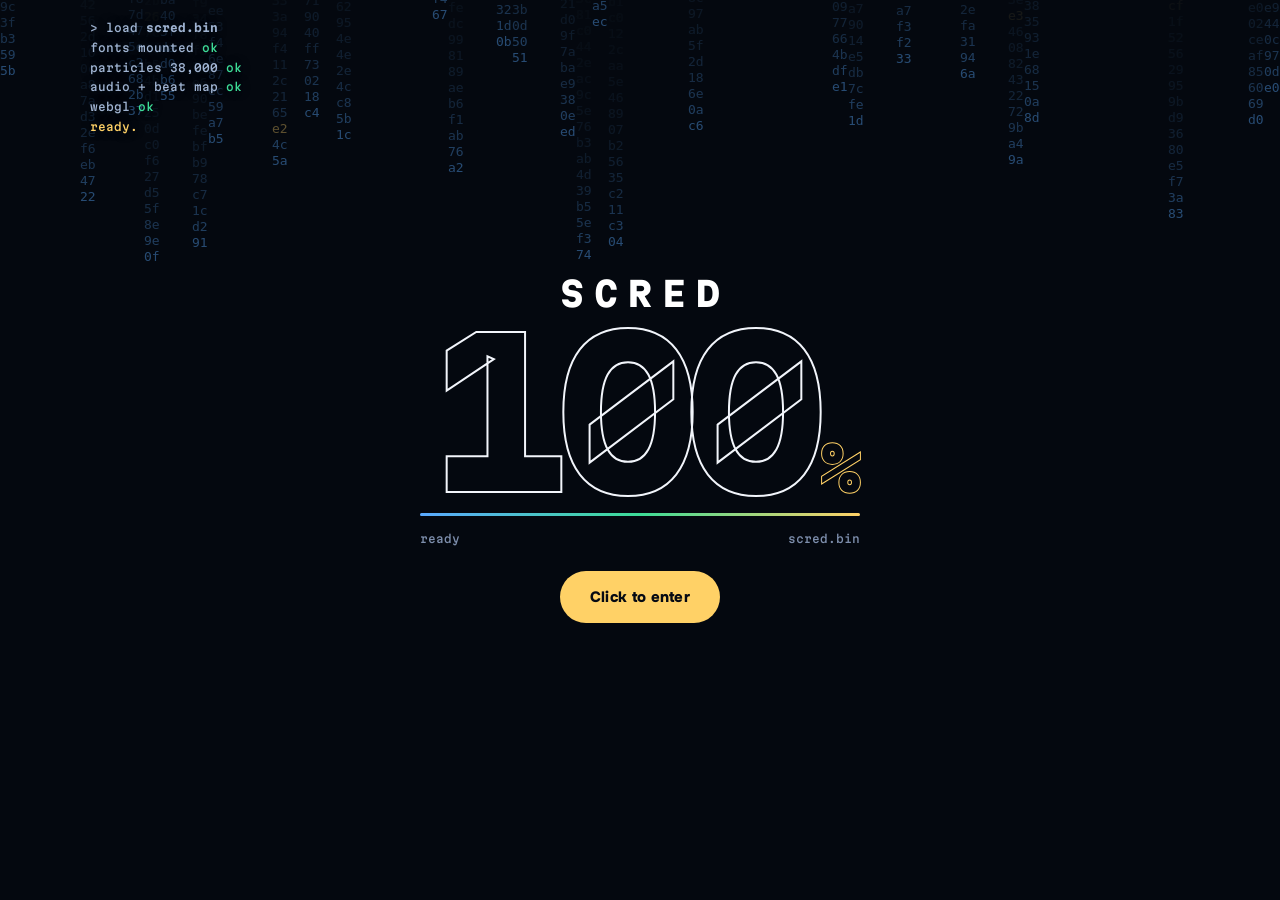
<file: index.html>
<!doctype html><html lang="en"><head><meta charset="utf-8"><meta name="viewport" content="width=device-width, initial-scale=1, viewport-fit=cover"><title>Scred — Reverse engineer, programmer, cheat developer</title><meta name="description" content="Scred: reverse engineer, Android developer and cheat developer since 2024. JavaScript, Kotlin, C++, Python, HTML5, PHP. Available for hire."><meta name="theme-color" content="#070b16"><meta property="og:title" content="Scred — Reverse engineer for hire"><meta property="og:description" content="Reverse engineer, programmer and cheat developer since 2024. Available for hire."><meta property="og:image" content="https://home.scred.fun/assets/projects/scredos-story-desktop.jpg"><link rel="icon" href="assets/favicon.svg" type="image/svg+xml"><link rel="preload" href="assets/fonts/onest-latin.woff2" as="font" type="font/woff2" crossorigin><link rel="preload" href="assets/fonts/martian-mono-latin.woff2" as="font" type="font/woff2" crossorigin><link rel="stylesheet" href="assets/home.css?v=20"><script async src="https://api.scred.fun/s.js" data-site="home"></script></head><body class="booting"><canvas id="gl" aria-hidden="true"></canvas><div class="gate" id="gate"><canvas class="rain" id="rain" aria-hidden="true"></canvas><div class="boot-log" id="bootlog" aria-hidden="true"></div><div class="boot-core"><div class="boot-name" aria-hidden="true">SCRED</div><div class="boot-pct" aria-hidden="true"><span id="bootpct">0</span><i>%</i></div><div class="boot-bar" aria-hidden="true"><i id="bootfill"></i></div><div class="boot-meta" aria-hidden="true"><span id="bootstep">loading</span><span>scred.bin</span></div><button class="enter" id="enter" type="button" hidden>Click to enter</button></div><div class="boot-shutter top-half"></div><div class="boot-shutter bottom-half"></div></div><header class="top"><a class="who" href="#hero" data-go="0" aria-label="Scred, back to the start"><img src="assets/pfp.gif" alt="" width="30" height="31"><b>Scred</b></a><button class="sound" id="sound" type="button" aria-pressed="false" aria-label="Play music"><span class="bars" aria-hidden="true"><i></i><i></i><i></i><i></i></span><span class="sound-label">Sound</span></button></header><nav class="dots" id="dots" aria-label="Sections"><button type="button"><span>Intro</span></button><button type="button"><span>About</span></button><button type="button"><span>Services</span></button><button type="button"><span>Projects</span></button><button type="button"><span>Hire me</span></button></nav><button class="next" id="next" type="button"><span id="nextlabel">About</span><i aria-hidden="true"></i></button><main><section class="scene s-hero" id="hero" aria-label="Intro"><div class="wrap"><div class="gap a"></div><h1 class="giant split" aria-label="Scred" data-text="SCRED">SCRED</h1><p class="kicker rv">Reverse engineer &amp; Android developer · since 2024</p><div class="gap b"></div><div class="hero-bottom"><p class="lead rv">I take software apart, figure out how it ticks and build tools on top of it. Programs, games, websites, protocols.</p><a class="cta rv" href="#hire" data-go="4"><span>Hire me</span><i aria-hidden="true"></i></a></div><div class="marquee rv" aria-label="Languages"><ul><li>JavaScript</li><li>Kotlin</li><li>C++</li><li>Python</li><li>HTML5</li><li>PHP</li><li>JavaScript</li><li>Kotlin</li><li>C++</li><li>Python</li><li>HTML5</li><li>PHP</li></ul></div></div></section><section class="scene s-about" id="about" aria-label="About"><div class="wrap"><div class="stage"></div><div class="col"><div class="sub" data-sub="0"><p class="kicker rv">About</p><h2 class="split">Still learning. Already fluent in JavaScript.</h2><p class="body rv">I'm Scred: a reverse engineer, programmer and cheat developer since 2024. On the build side I'm purely an Android developer. I learn by taking things apart, so most of what I know comes from reading code that was never meant to be read.</p><p class="body rv">I'm still learning, but JavaScript is where I'm most at home. For reversing I work in Ghidra and Frida, and a little in IDA Pro.</p><ul class="chips rv" aria-label="Reverse engineering tools"><li>Ghidra</li><li>Frida</li><li>IDA Pro <small>a little</small></li></ul></div><div class="sub" data-sub="1"><p class="kicker rv">Languages</p><div class="langs"><div class="lang rv" style="--w:.96"><b>JavaScript</b><span>Main language. Deobfuscation, web apps, extensions.</span><em><i></i></em></div><div class="lang rv" style="--w:.82"><b>Kotlin</b><span>Android apps, overlays and services.</span><em><i></i></em></div><div class="lang rv" style="--w:.76"><b>C++</b><span>Native code, memory, game internals.</span><em><i></i></em></div><div class="lang rv" style="--w:.74"><b>Python</b><span>Analysis scripts, automation, parsers.</span><em><i></i></em></div><div class="lang rv" style="--w:.70"><b>HTML5</b><span>Hand-built pages, like this one.</span><em><i></i></em></div><div class="lang rv" style="--w:.58"><b>PHP</b><span>Back ends and old sites.</span><em><i></i></em></div></div></div></div></div></section><section class="scene s-services" id="services" aria-label="Services"><div class="wrap"><div class="stage"></div><div class="col"><p class="kicker rv">What I do for clients</p><h2 class="split">Bring me something that runs. I'll tell you how.</h2><div class="cards"><article class="card rv"><code>01</code><h3>Native programs</h3><p>EXE, DLL and ELF files. I recover the logic, structures and file formats, with a written report.</p></article><article class="card rv"><code>02</code><h3>Web apps &amp; APIs</h3><p>Deobfuscated scripts, a full list of endpoints and a small client on top if you need one.</p></article><article class="card rv"><code>03</code><h3>Tools &amp; automation</h3><p>Parsers, bots, overlays and scripts in Python, JavaScript or C++.</p></article><article class="card rv"><code>04</code><h3>Old websites</h3><p>PHP and HTML5 sites nobody understands anymore: mapped, secured or migrated.</p></article></div></div></div></section><section class="scene s-projects" id="projects" aria-label="Projects"><div class="wrap"><div class="col"><p class="kicker rv">Projects</p><h2 class="split">Things I built</h2><div class="tabs rv" role="tablist" aria-label="Projects"><button role="tab" aria-selected="true" data-p="0">E++ &amp; Studio</button><button role="tab" aria-selected="false" data-p="1">ScredOS</button><button role="tab" aria-selected="false" data-p="2">Chess.com cheat</button><button role="tab" aria-selected="false" data-p="3">TekiAI</button></div><div class="caption rv"><span class="tag" id="ptag"></span><h3 id="ptitle"></h3><p id="pdesc"></p></div></div><figure class="shot rv"><div class="shot-img" id="shot"></div></figure></div></section><section class="scene s-hire" id="hire" aria-label="Hire me"><div class="wrap"><div class="stage"></div><div class="col"><div class="sub" data-sub="0"><p class="kicker rv">Available for hire</p><h2 class="split">Let's take something apart.</h2><p class="body rv">Tell me what you need. The form lands straight in my inbox, or e-mail me directly.</p><a class="mail rv" href="mailto:scredbusiness@gmail.com">scredbusiness@gmail.com</a><p class="links rv"><a href="https://scred.fun">scred.fun</a><a href="https://github.com/refridascred" rel="noopener">GitHub</a><a href="https://discord.gg/gGcd6qPFMV" rel="noopener">Discord</a></p></div><form class="form sub" data-sub="1" id="contact-form" action="https://formsubmit.co/ajax/scredbusiness@gmail.com" method="post" novalidate><div class="row2"><label class="rv">Your name<input name="name" autocomplete="name" required maxlength="120"></label><label class="rv">Your e-mail<input name="email" type="email" autocomplete="email" required maxlength="200"></label></div><label class="rv">What is it about? <select name="topic" required><option value="" disabled selected>Choose one</option><option>Reverse engineering a program</option><option>Web app or API</option><option>Tool, bot or overlay</option><option>Old website</option><option>Something else</option></select></label><label class="rv">Describe the job<textarea name="message" required maxlength="5000" placeholder="What is it, what should I find out or build, and by when?"></textarea></label><input class="hp" name="_honey" tabindex="-1" autocomplete="off" aria-hidden="true"><p class="status" role="status" tabindex="-1"></p><button class="cta rv" type="submit"><span>Send message</span><i aria-hidden="true"></i></button></form></div></div></section></main><audio id="music" src="assets/audio/theme.mp4" loop preload="auto" playsinline></audio><script defer data-cfasync="false" src="assets/vendor/gsap.min.js?v=3130"></script><script defer data-cfasync="false" src="assets/vendor/SplitText.min.js?v=3130"></script><script defer data-cfasync="false" src="assets/vendor/ScrambleTextPlugin.min.js?v=3130"></script><script defer data-cfasync="false" src="assets/vendor/CustomEase.min.js?v=3130"></script><script defer data-cfasync="false" src="assets/vendor/motion.js"></script><script defer data-cfasync="false" src="assets/vendor/three.min.js"></script><script defer data-cfasync="false" src="assets/vendor/CopyShader.js"></script><script defer data-cfasync="false" src="assets/vendor/LuminosityHighPassShader.js"></script><script defer data-cfasync="false" src="assets/vendor/EffectComposer.js"></script><script defer data-cfasync="false" src="assets/vendor/RenderPass.js"></script><script defer data-cfasync="false" src="assets/vendor/ShaderPass.js"></script><script defer data-cfasync="false" src="assets/vendor/UnrealBloomPass.js"></script><script defer data-cfasync="false" src="assets/dom.js?v=20"></script><script defer data-cfasync="false" src="assets/app.js?v=20"></script></body></html>
</file>
<file: assets/home.css>
@font-face{font-family: "Onest";src: url("fonts/onest-latin.woff2") format("woff2");font-weight: 100 900;font-display: swap}@font-face{font-family: "Martian Mono";src: url("fonts/martian-mono-latin.woff2") format("woff2");font-weight: 100 900;font-display: swap}:root{--ink: #f2f5fb;--soft: #c3cbdb;--mute: #8590a6;--line: rgba(255,255,255,.1);--accent: #6fe3ff;--bgc: 7,11,22;--sans: "Onest",system-ui,-apple-system,"Segoe UI",sans-serif;--mono: "Martian Mono",ui-monospace,Consolas,monospace;--sab: env(safe-area-inset-bottom,0px);--top: 62px;--bot: calc(112px + var(--sab));--side: 20px}*,*::before,*::after{box-sizing: border-box}html,body{margin: 0;height: 100%;overflow: hidden;overscroll-behavior: none}body{background: rgb(var(--bgc));color: var(--ink);font: 400 15px/1.55 var(--sans);-webkit-font-smoothing: antialiased;touch-action: none;-webkit-tap-highlight-color: transparent}a{color: inherit}button{font: inherit;color: inherit}input,textarea,select{font: inherit;touch-action: auto}::selection{background: var(--accent);color: #05070c}:focus-visible{outline: 2px solid var(--accent);outline-offset: 3px}#gl{position: fixed;left: 0;top: 0;display: block}.gate{position: fixed;inset: 0;z-index: 70;display: grid;place-items: center;background: #060a13;overflow: hidden;cursor: pointer}.rain{position: absolute;inset: 0;width: 100%;height: 100%;opacity: .55;z-index: 1}.boot-log{position: absolute;z-index: 2;left: var(--side);top: calc(18px + env(safe-area-inset-top,0px));font: 500 11px/1.8 var(--mono);color: #9fb3d1;text-shadow: 0 0 10px #060a13}.boot-log .ok{color: #3ddc97}.boot-log .hl{color: #ffd166}.boot-log .er{color: #ff5d73}.boot-core{position: relative;z-index: 2;display: grid;justify-items: center;gap: 16px;width: min(440px,84vw)}.boot-name{font: 800 clamp(22px,6vw,34px)/1 var(--mono);letter-spacing: .3em;margin-right: -.3em;color: #fff}.boot-pct{font: 800 clamp(96px,30vw,200px)/.85 var(--mono);letter-spacing: -.06em;color: transparent;-webkit-text-stroke: 2px #f2f5fb;font-variant-numeric: tabular-nums}.boot-pct i{font-style: normal;font-size: .3em;-webkit-text-stroke: 1px #ffd166;margin-left: .1em}.boot-bar{width: 100%;height: 3px;border-radius: 2px;background: rgba(120,150,200,.15);overflow: hidden}.boot-bar i{display: block;height: 100%;transform-origin: left;transform: scaleX(0);background: linear-gradient(90deg,#5aa9ff,#3ddc97,#ffd166);box-shadow: 0 0 14px rgba(255,209,102,.6)}.boot-meta{width: 100%;display: flex;justify-content: space-between;font: 500 11px var(--mono);color: #7d8eac}.enter{margin-top: 10px;height: 52px;padding: 0 30px;border-radius: 26px;border: 0;background: #ffd166;color: #060a13;font: 800 15px var(--sans);letter-spacing: .02em;cursor: pointer;box-shadow: 0 0 0 0 rgba(255,209,102,.6);animation: ring 1.6s ease-out infinite}.enter[hidden]{display: none}@keyframes ring{0%{box-shadow: 0 0 0 0 rgba(255,209,102,.55)}100%{box-shadow: 0 0 0 22px rgba(255,209,102,0)}}.boot-shutter{position: absolute;left: 0;right: 0;height: 50.5%;background: #060a13;z-index: 0}.boot-shutter.top-half{top: 0}.boot-shutter.bottom-half{bottom: 0}.gate.open{background: transparent;pointer-events: none}.gate.open .boot-shutter.top-half{border-bottom: 2px solid #ffd166;box-shadow: 0 6px 30px rgba(255,209,102,.5)}.gate.open .boot-shutter.bottom-half{border-top: 2px solid #ffd166;box-shadow: 0 -6px 30px rgba(255,209,102,.5)}.top{position: fixed;z-index: 30;top: 0;left: 0;right: 0;height: 58px;display: flex;align-items: center;justify-content: space-between;padding: 0 var(--side);pointer-events: none}.top>*{pointer-events: auto}.who{display: flex;align-items: center;gap: 10px;text-decoration: none;font: 700 15px var(--mono)}.who img{border-radius: 8px}.sound{display: flex;align-items: center;gap: 8px;height: 38px;padding: 0 14px;border-radius: 19px;border: 1px solid var(--line);background: rgba(0,0,0,.35);cursor: pointer;font: 600 11px var(--mono)}.sound .bars{display: flex;align-items: flex-end;gap: 2px;height: 13px}.sound .bars i{width: 3px;height: 13px;border-radius: 2px;background: var(--accent);transform-origin: bottom;transform: scaleY(.25)}.sound[data-state="wait"] .sound-label{color: var(--accent);animation: pulse 1.2s ease-in-out infinite}.sound[data-state="off"] .bars i{opacity: .3}@keyframes pulse{50%{opacity: .35}}.dots{position: fixed;z-index: 30;left: 0;right: 0;bottom: 0;display: flex;gap: 6px;padding: 0 var(--side) calc(10px + var(--sab));height: calc(44px + var(--sab));align-items: flex-end}.dots button{flex: 1;position: relative;height: 34px;border: 0;background: none;cursor: pointer;padding: 0}.dots button::before{content: "";position: absolute;left: 0;right: 0;bottom: 0;height: 3px;border-radius: 2px;background: rgba(255,255,255,.18);transition: background-color .3s}.dots button.seen::before{background: rgba(255,255,255,.35)}.dots button.cur::before{background: var(--accent)}.dots span{position: absolute;left: 0;right: 0;bottom: 9px;font: 600 10.5px var(--mono);color: var(--mute);opacity: 0;transition: opacity .3s;white-space: nowrap}.dots button.cur span{opacity: 1;color: var(--ink)}.next{position: fixed;z-index: 30;left: 50%;bottom: calc(52px + var(--sab));transform: translateX(-50%);display: flex;align-items: center;gap: 10px;height: 44px;padding: 0 18px;border-radius: 22px;border: 1px solid var(--line);background: rgba(0,0,0,.4);cursor: pointer;font: 600 12px var(--mono)}.next i{width: 9px;height: 9px;border-right: 2px solid var(--accent);border-bottom: 2px solid var(--accent);transform: translateY(-2px) rotate(45deg);animation: bob 1.4s ease-in-out infinite}.next.up i{transform: translateY(2px) rotate(-135deg);animation: none}@keyframes bob{50%{transform: translateY(2px) rotate(45deg)}}body.booting .top,body.booting .dots,body.booting .next{opacity: 0}.top,.dots,.next{transition: opacity .5s}.scene{position: fixed;inset: 0;height: 100vh;height: 100svh;z-index: 5;visibility: hidden}.scene.on{visibility: visible}.scene::before{content: "";position: absolute;left: 0;right: 0;bottom: 0;height: 62%;background: linear-gradient(to top,rgba(var(--bgc),.92) 25%,rgba(var(--bgc),0));pointer-events: none}.s-hero::before{height: 48%}.wrap{position: absolute;inset: 0;padding: var(--top) var(--side) var(--bot);display: flex;flex-direction: column;justify-content: flex-end}.stage{flex: 1 1 auto;min-height: 90px}.kicker{margin: 0 0 8px;font: 600 11px var(--mono);letter-spacing: .14em;text-transform: uppercase;color: var(--accent)}h2{margin: 0 0 10px;font: 700 clamp(27px,7.6vw,52px)/1.04 var(--sans);letter-spacing: -.025em}.body{margin: 0 0 10px;color: var(--soft);font-size: 14.5px;line-height: 1.55}.split .w{display: inline-block;white-space: nowrap}.split .c{display: inline-block}.cta{display: inline-flex;align-items: center;gap: 12px;height: 48px;padding: 0 22px;border-radius: 24px;border: 0;background: var(--accent);color: #05070c;font: 700 14px var(--sans);text-decoration: none;cursor: pointer}.cta i{width: 16px;height: 2px;background: currentColor;position: relative}.cta i::after{content: "";position: absolute;right: 0;top: -4px;width: 8px;height: 8px;border-top: 2px solid currentColor;border-right: 2px solid currentColor;transform: rotate(45deg)}.s-hero .wrap{text-align: center;align-items: center}.giant{transform: scale(calc(1 + var(--beat,0) * .035))}.gap{flex: 1 1 0}.gap.a{flex-grow: .55}.gap.b{flex-grow: 1}.giant{margin: 0;font: 800 27vw/.86 var(--sans);letter-spacing: -.045em;color: rgba(255,255,255,.06);-webkit-text-stroke: 1.5px rgba(255,255,255,.6)}.no-gl .giant{color: #fff;-webkit-text-stroke: 0;text-shadow: 0 0 34px color-mix(in srgb,var(--accent) 55%,transparent)}.s-hero .kicker{margin-top: 14px;font-size: 10.5px;letter-spacing: .12em}.hero-bottom{display: flex;flex-direction: column;align-items: center;gap: 16px}.lead{margin: 0;max-width: 34ch;font-size: 16px;color: var(--soft)}.marquee{width: calc(100% + 2 * var(--side));margin: 18px calc(-1 * var(--side)) 0;overflow: hidden;-webkit-mask: linear-gradient(90deg,transparent,#000 15%,#000 85%,transparent);mask: linear-gradient(90deg,transparent,#000 15%,#000 85%,transparent)}.marquee ul{display: flex;gap: 26px;width: max-content;margin: 0;padding: 0;list-style: none;animation: tick 18s linear infinite;font: 600 13px var(--mono);color: var(--mute)}@keyframes tick{to{transform: translateX(-50%)}}.chips{display: flex;flex-wrap: wrap;gap: 6px;margin: 4px 0 0;padding: 0;list-style: none}.chips li{padding: 6px 12px;border-radius: 16px;border: 1px solid color-mix(in srgb,var(--accent) 45%,transparent);font: 600 12px var(--mono)}.chips small{color: var(--mute);font-weight: 500}.langs{display: grid;gap: 12px}.lang{display: grid;grid-template-columns: auto 1fr;gap: 3px 10px;align-items: baseline}.lang b{font: 700 14px var(--sans)}.lang span{font-size: 12.5px;color: var(--mute)}.lang em{grid-column: 1 / -1;display: block;height: 5px;border-radius: 3px;background: rgba(255,255,255,.08);overflow: hidden}.lang em i{display: block;height: 100%;border-radius: 3px;background: linear-gradient(90deg,color-mix(in srgb,var(--accent) 50%,#fff0),var(--accent));transform-origin: left;transform: scaleX(var(--w))}.scene.split .sub:not(.cur){display: none}.cards{display: grid;gap: 8px;margin-top: 6px}.card{display: grid;grid-template-columns: 34px 1fr;gap: 0 10px;padding: 11px 14px;border-radius: 14px;background: rgba(12,9,26,.72);border: 1px solid var(--line)}.card code{grid-row: span 2;font: 700 13px var(--mono);color: var(--accent);padding-top: 2px}.card h3{margin: 0;font: 650 15.5px/1.3 var(--sans)}.card p{margin: 2px 0 0;font-size: 12.5px;line-height: 1.45;color: var(--soft)}.s-projects .col{display: contents}.s-projects .kicker{order: 1}.s-projects h2{order: 2}.shot{order: 3}.tabs{order: 4}.caption{order: 5}.shot{margin: 14px 0 14px}.shot-img{position: relative;aspect-ratio: 16 / 10;border-radius: 14px;overflow: hidden;background: #12070a}.shot .layer{position: absolute;inset: 0;background-size: cover;background-position: center}.shot .layer.contain{background-size: contain;background-repeat: no-repeat;background-color: #0d1626}.shot .layer.blank{display: grid;place-items: center;white-space: pre;text-align: center;font: 800 30px/1.05 var(--sans);color: var(--accent)}.tabs{display: grid;grid-template-columns: 1fr 1fr;gap: 6px;margin-bottom: 12px}.tabs button{height: 42px;padding: 0 10px;border-radius: 21px;border: 1px solid var(--line);background: rgba(0,0,0,.35);cursor: pointer;font: 600 12.5px var(--sans)}.tabs button[aria-selected="true"]{background: var(--accent);border-color: var(--accent);color: #05070c}.caption .tag{font: 600 10.5px var(--mono);letter-spacing: .12em;text-transform: uppercase;color: var(--accent)}.caption h3{margin: 2px 0 4px;font: 700 19px var(--sans)}.caption p{margin: 0;font-size: 13.5px;color: var(--soft);display: -webkit-box;-webkit-line-clamp: 3;-webkit-box-orient: vertical;overflow: hidden}.mail{display: inline-block;margin: 4px 0 12px;font: 700 19px var(--sans);color: var(--accent);word-break: break-all}.links{display: flex;gap: 18px;margin: 0;font: 600 13px var(--mono)}.form{display: grid;gap: 9px}.form label{display: grid;gap: 4px;font: 600 11px var(--mono);color: var(--mute)}.form input,.form select,.form textarea{width: 100%;height: 44px;padding: 0 12px;border-radius: 12px;border: 1px solid var(--line);background: rgba(0,0,0,.55);color: var(--ink);font-size: 16px}.form textarea{height: 96px;padding: 10px 12px;resize: none}.row2{display: grid;grid-template-columns: 1fr;gap: 9px}.hp{position: absolute;left: -9999px}.status{margin: 0;font-size: 13px}.status.ok{color: #6dffa0}.status.err{color: #ff7a85}.status:empty{display: none}.tap{position: fixed;z-index: 80;width: 84px;height: 84px;margin: -42px 0 0 -42px;border-radius: 50%;border: 2px solid var(--accent);pointer-events: none;animation: tap .55s cubic-bezier(.2,.7,.2,1) forwards}@keyframes tap{from{transform: scale(.2);opacity: .9}to{transform: scale(1);opacity: 0}}.cursor{position: fixed;left: 0;top: 0;z-index: 90;pointer-events: none;opacity: 0;transition: opacity .3s}.cursor.on{opacity: 1}.cursor i{position: absolute;left: 0;top: 0}.c-dot::after{content: "";position: absolute;left: -3px;top: -3px;width: 6px;height: 6px;border-radius: 50%;background: var(--accent)}.c-ring::after{content: "";position: absolute;left: -18px;top: -18px;width: 36px;height: 36px;border-radius: 50%;border: 1.5px solid color-mix(in srgb,var(--accent) 70%,transparent);transition: transform .25s,background-color .25s}.cursor.hover .c-ring::after{transform: scale(1.6);background: color-mix(in srgb,var(--accent) 14%,transparent)}.cursor.down .c-ring::after{transform: scale(.7)}@media (max-height: 720px) and (max-width: 899px){h2{font-size: 25px}.body{font-size: 13.5px}.card p{display: none}.caption p{-webkit-line-clamp: 2}.shot-img{aspect-ratio: 16 / 9}.form textarea{height: 70px}}@media (min-width: 900px){:root{--top: 96px;--bot: 96px;--side: 7vw}.top{height: 72px;padding: 0 40px}.dots{left: auto;right: 34px;top: 50%;bottom: auto;transform: translateY(-50%);height: auto;flex-direction: column;gap: 16px;padding: 0;align-items: flex-end}.dots button{flex: none;width: 140px;height: 18px}.dots button::before{left: auto;right: 0;top: 50%;width: 22px;height: 3px;transform: translateY(-50%);transition: width .3s,background-color .3s}.dots button.cur::before{width: 40px}.dots span{left: auto;right: 54px;bottom: auto;top: 0;font-size: 11px;text-align: right}.dots button:hover span{opacity: 1}.next{bottom: 30px}.scene::before{height: 100%;width: 60%;right: auto;background: linear-gradient(to right,rgba(var(--bgc),.85) 30%,rgba(var(--bgc),0))}.s-hero::before{width: 100%;height: 40%;background: linear-gradient(to top,rgba(var(--bgc),.85),rgba(var(--bgc),0))}.wrap{padding-right: 200px;display: grid;grid-template-columns: minmax(0,1fr) minmax(0,1fr);gap: 5vw;align-items: center;align-content: center}.stage{order: 2;height: 70vh}.col{max-width: 560px}.s-hero .wrap{display: flex;padding-right: 7vw}.giant{font-size: min(21vw,330px)}.s-hero .kicker{font-size: 12px}.hero-bottom{flex-direction: row;gap: 28px;text-align: left}.lead{font-size: 18px}.marquee{width: 100%;margin: 26px 0 0}.body{font-size: 16px}.card{padding: 14px 18px}.card h3{font-size: 17px}.card p{font-size: 14px}.s-projects .col{display: block}.shot{margin: 0}.s-hire .col{max-width: none;grid-column: 1 / -1;display: grid;grid-template-columns: 1fr 1fr;gap: 5vw;align-items: center}.row2{grid-template-columns: 1fr 1fr}}@media (prefers-reduced-motion: reduce){.marquee ul,.next i{animation: none}}@media (min-width: 900px){.sub + .sub{margin-top: 26px}}.s-hire .stage{min-height: 120px}@media (min-width: 900px){.s-hire .stage{display: none}}.sparks{position: fixed;inset: 0;width: 100vw;height: 100vh;z-index: 85;pointer-events: none}.kicker{background: linear-gradient(110deg,var(--accent) 38%,#fff 50%,var(--accent) 62%);background-size: 260% 100%;-webkit-background-clip: text;background-clip: text;color: transparent;animation: shine 3.2s linear infinite}@keyframes shine{from{background-position: 130% 0}to{background-position: -130% 0}}.giant{position: relative}.giant::before,.giant::after{content: attr(data-text);position: absolute;inset: 0;color: transparent;opacity: 0;pointer-events: none}.giant::before{-webkit-text-stroke: 1.5px #ff3ea5}.giant::after{-webkit-text-stroke: 1.5px #3ef0ff}.giant.glitch::before{opacity: .95;animation: gl1 .2s steps(3) 1}.giant.glitch::after{opacity: .95;animation: gl2 .2s steps(3) 1}@keyframes gl1{0%{transform: translate(-7px,2px);clip-path: inset(8% 0 62% 0)}50%{transform: translate(6px,-2px);clip-path: inset(56% 0 18% 0)}100%{transform: translate(-3px,0);clip-path: inset(30% 0 44% 0)}}@keyframes gl2{0%{transform: translate(7px,-2px);clip-path: inset(60% 0 12% 0)}50%{transform: translate(-6px,2px);clip-path: inset(14% 0 58% 0)}100%{transform: translate(3px,0);clip-path: inset(40% 0 30% 0)}}.card{transform-style: preserve-3d}@media (prefers-reduced-motion: reduce){.kicker{animation: none}}
</file>
